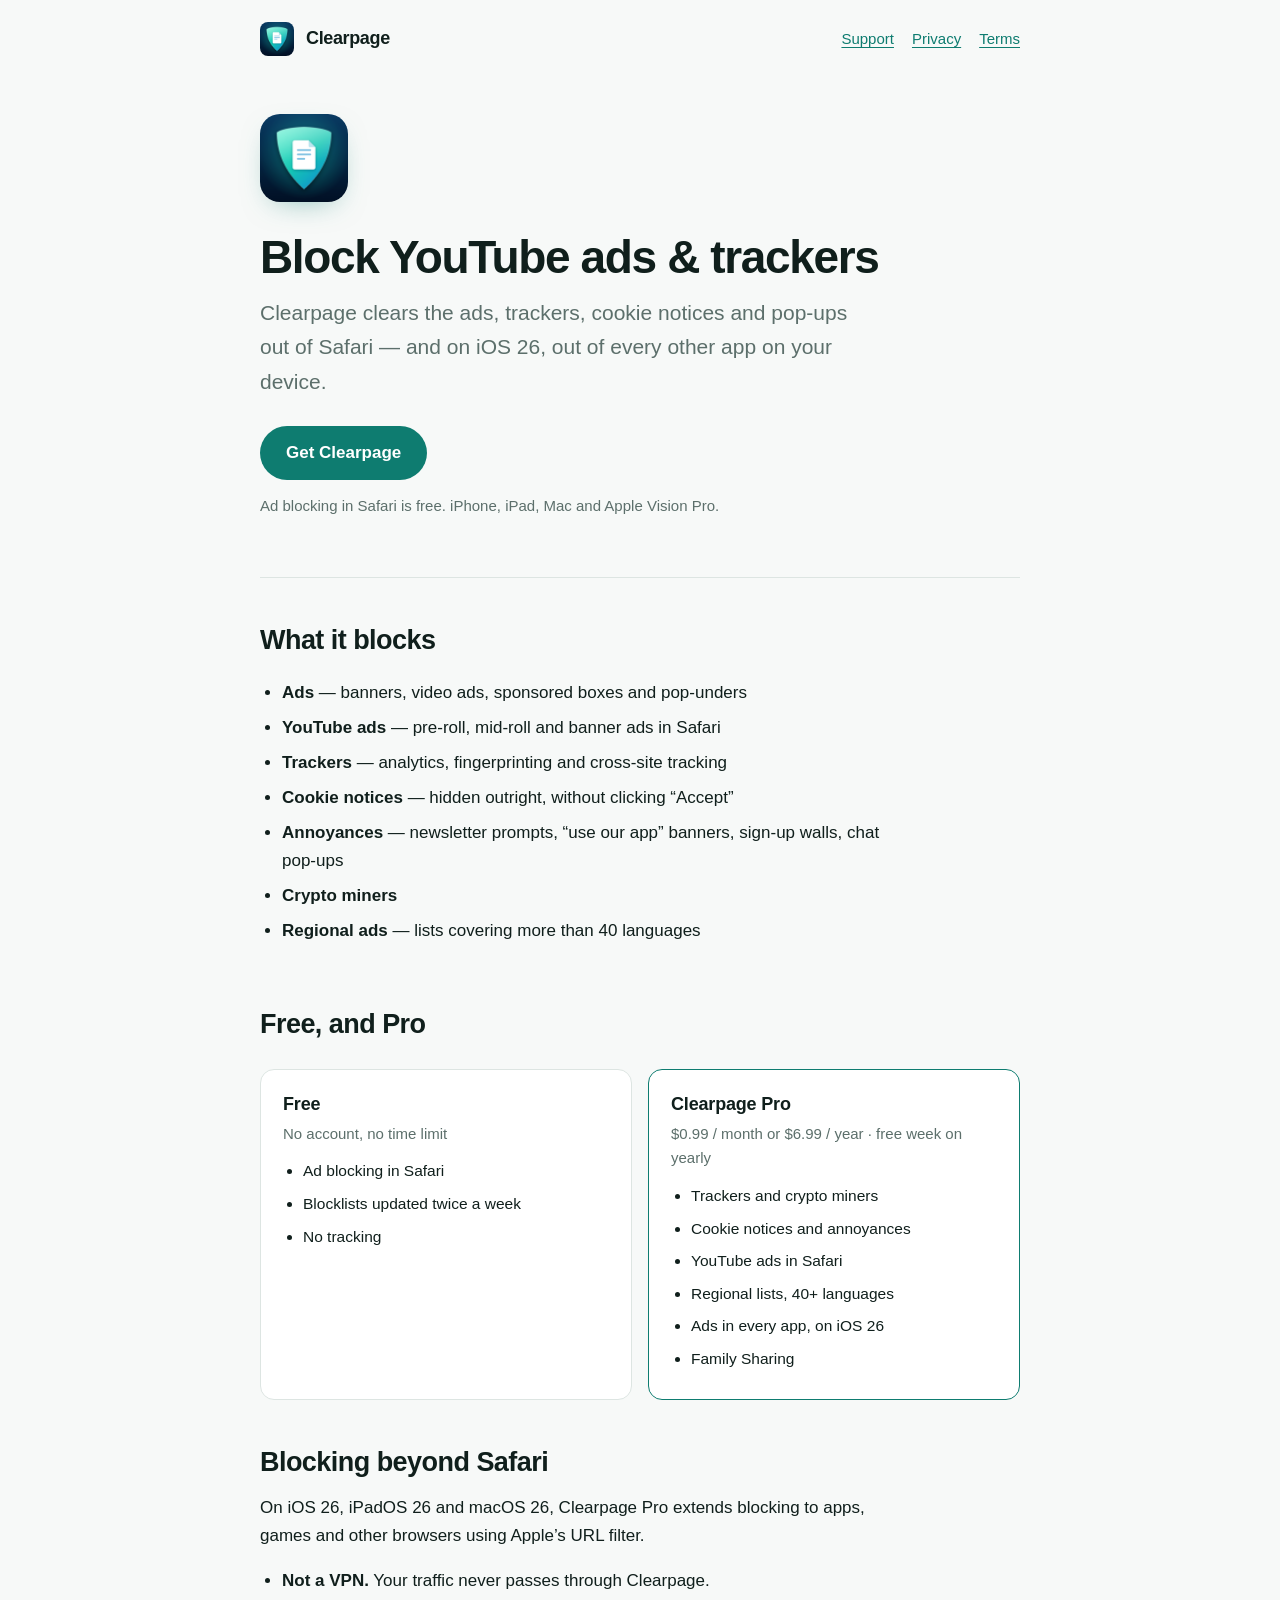
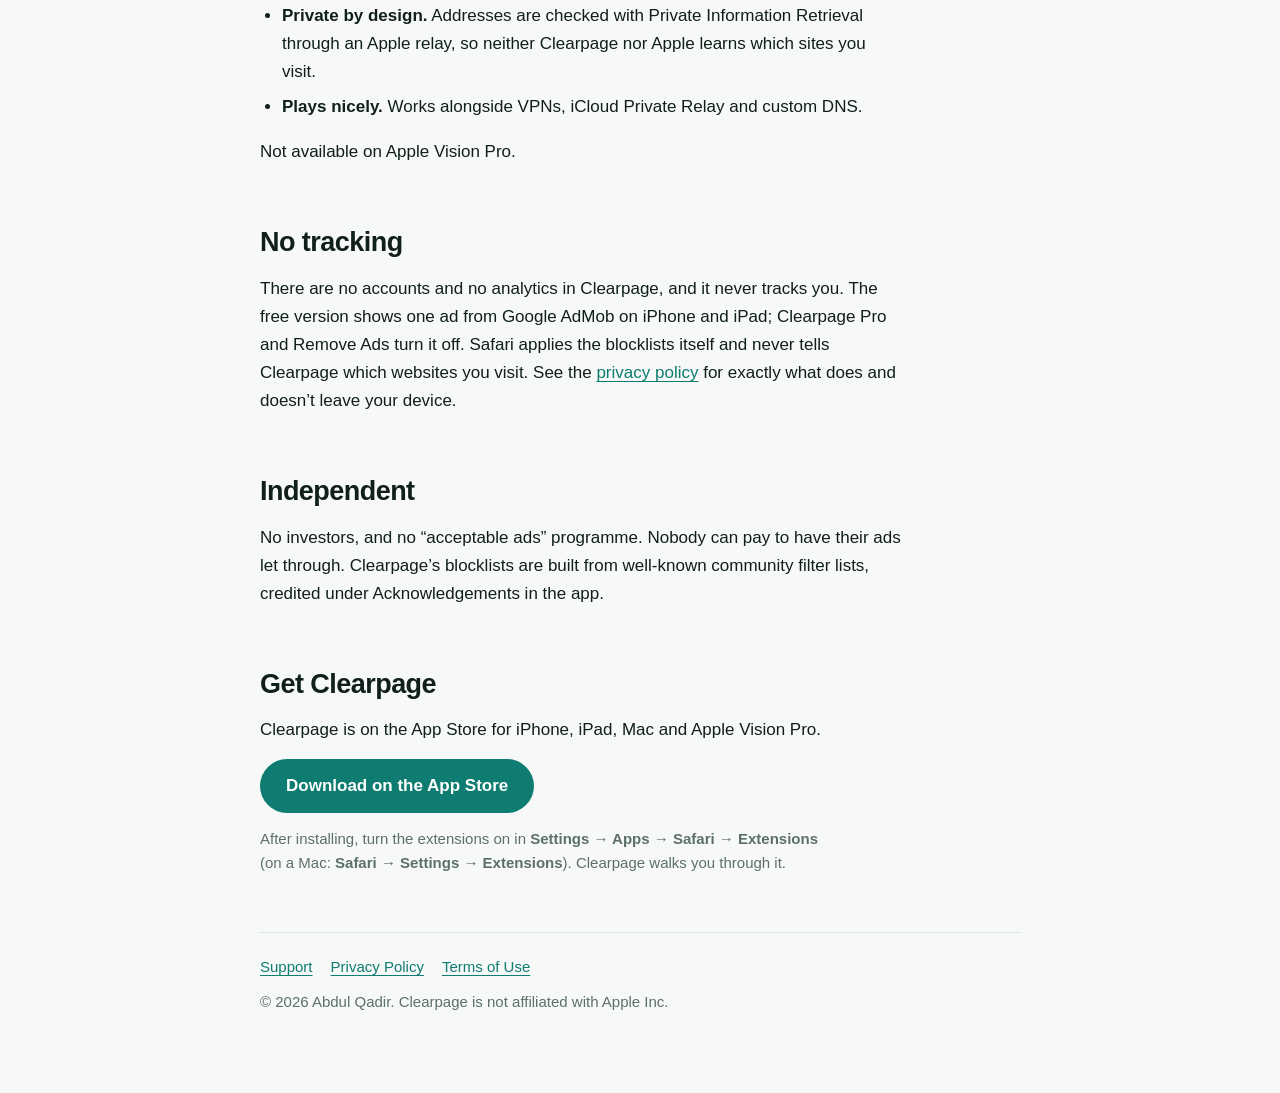
<file: index.html>
<!DOCTYPE html>
<html lang="en">
<head>
<meta charset="utf-8">
<meta name="viewport" content="width=device-width, initial-scale=1">
<title>Clearpage — Block YouTube Ads &amp; Trackers in Safari</title>
<meta name="description" content="Clearpage blocks ads in Safari, free. Clearpage Pro adds trackers, cookie notices, YouTube ads and blocking in every other app. No tracking, not a VPN.">
<link rel="icon" href="icon.png">
<link rel="apple-touch-icon" href="icon.png">
<meta property="og:title" content="Clearpage — Block YouTube Ads &amp; Trackers">
<meta property="og:description" content="Free ad blocking for Safari on iPhone, iPad, Mac and Apple Vision Pro. Clearpage Pro blocks trackers, cookie notices, YouTube ads and ads in every other app.">
<meta property="og:type" content="website">
<link rel="stylesheet" href="style.css">
</head>
<body>
<div class="wrap">

  <header class="top">
    <img src="icon.png" alt="">
    <a class="name" href="./">Clearpage</a>
    <nav>
      <a href="support.html">Support</a>
      <a href="privacy.html">Privacy</a>
      <a href="terms.html">Terms</a>
    </nav>
  </header>

  <div class="hero">
    <img class="icon" src="icon.png" alt="Clearpage app icon">
    <h1>Block YouTube ads &amp; trackers</h1>
    <p class="tagline">Clearpage clears the ads, trackers, cookie notices and pop-ups out of Safari — and on iOS&nbsp;26, out of every other app on your device.</p>
    <a class="cta" href="#download">Get Clearpage</a>
    <p class="cta-note">Ad blocking in Safari is free. iPhone, iPad, Mac and Apple Vision Pro.</p>
  </div>

  <section>
    <h2>What it blocks</h2>
    <ul>
      <li><strong>Ads</strong> — banners, video ads, sponsored boxes and pop-unders</li>
      <li><strong>YouTube ads</strong> — pre-roll, mid-roll and banner ads in Safari</li>
      <li><strong>Trackers</strong> — analytics, fingerprinting and cross-site tracking</li>
      <li><strong>Cookie notices</strong> — hidden outright, without clicking “Accept”</li>
      <li><strong>Annoyances</strong> — newsletter prompts, “use our app” banners, sign-up walls, chat pop-ups</li>
      <li><strong>Crypto miners</strong></li>
      <li><strong>Regional ads</strong> — lists covering more than 40 languages</li>
    </ul>
  </section>

  <section>
    <h2>Free, and Pro</h2>
    <div class="plans">
      <div class="plan">
        <h3>Free</h3>
        <p class="price">No account, no time limit</p>
        <ul>
          <li>Ad blocking in Safari</li>
          <li>Blocklists updated twice a week</li>
          <li>No tracking</li>
        </ul>
      </div>
      <div class="plan pro">
        <h3>Clearpage Pro</h3>
        <p class="price">$0.99 / month or $6.99 / year · free week on yearly</p>
        <ul>
          <li>Trackers and crypto miners</li>
          <li>Cookie notices and annoyances</li>
          <li>YouTube ads in Safari</li>
          <li>Regional lists, 40+ languages</li>
          <li>Ads in every app, on iOS 26</li>
          <li>Family Sharing</li>
        </ul>
      </div>
    </div>
  </section>

  <section>
    <h2>Blocking beyond Safari</h2>
    <p>On iOS 26, iPadOS 26 and macOS 26, Clearpage Pro extends blocking to apps, games and other browsers using Apple’s URL filter.</p>
    <ul>
      <li><strong>Not a VPN.</strong> Your traffic never passes through Clearpage.</li>
      <li><strong>Private by design.</strong> Addresses are checked with Private Information Retrieval through an Apple relay, so neither Clearpage nor Apple learns which sites you visit.</li>
      <li><strong>Plays nicely.</strong> Works alongside VPNs, iCloud Private Relay and custom DNS.</li>
    </ul>
    <p>Not available on Apple Vision Pro.</p>
  </section>

  <section>
    <h2>No tracking</h2>
    <p>There are no accounts and no analytics in Clearpage, and it never tracks you. The free version shows one ad from Google AdMob on iPhone and iPad; Clearpage Pro and Remove Ads turn it off. Safari applies the blocklists itself and never tells Clearpage which websites you visit. See the <a href="privacy.html">privacy policy</a> for exactly what does and doesn’t leave your device.</p>
  </section>

  <section>
    <h2>Independent</h2>
    <p>No investors, and no “acceptable ads” programme. Nobody can pay to have their ads let through. Clearpage’s blocklists are built from well-known community filter lists, credited under Acknowledgements in the app.</p>
  </section>

  <section id="download">
    <h2>Get Clearpage</h2>
    <p>Clearpage is on the App Store for iPhone, iPad, Mac and Apple Vision Pro.</p>
    <p><a class="cta" href="https://apps.apple.com/app/id6811292044">Download on the App Store</a></p>
    <p class="cta-note">After installing, turn the extensions on in <strong>Settings → Apps → Safari → Extensions</strong> (on a Mac: <strong>Safari → Settings → Extensions</strong>). Clearpage walks you through it.</p>
  </section>

  <footer>
    <nav>
      <a href="support.html">Support</a>
      <a href="privacy.html">Privacy Policy</a>
      <a href="terms.html">Terms of Use</a>
    </nav>
    <p>© 2026 Abdul Qadir. Clearpage is not affiliated with Apple Inc.</p>
  </footer>

</div>
</body>
</html>
</file>
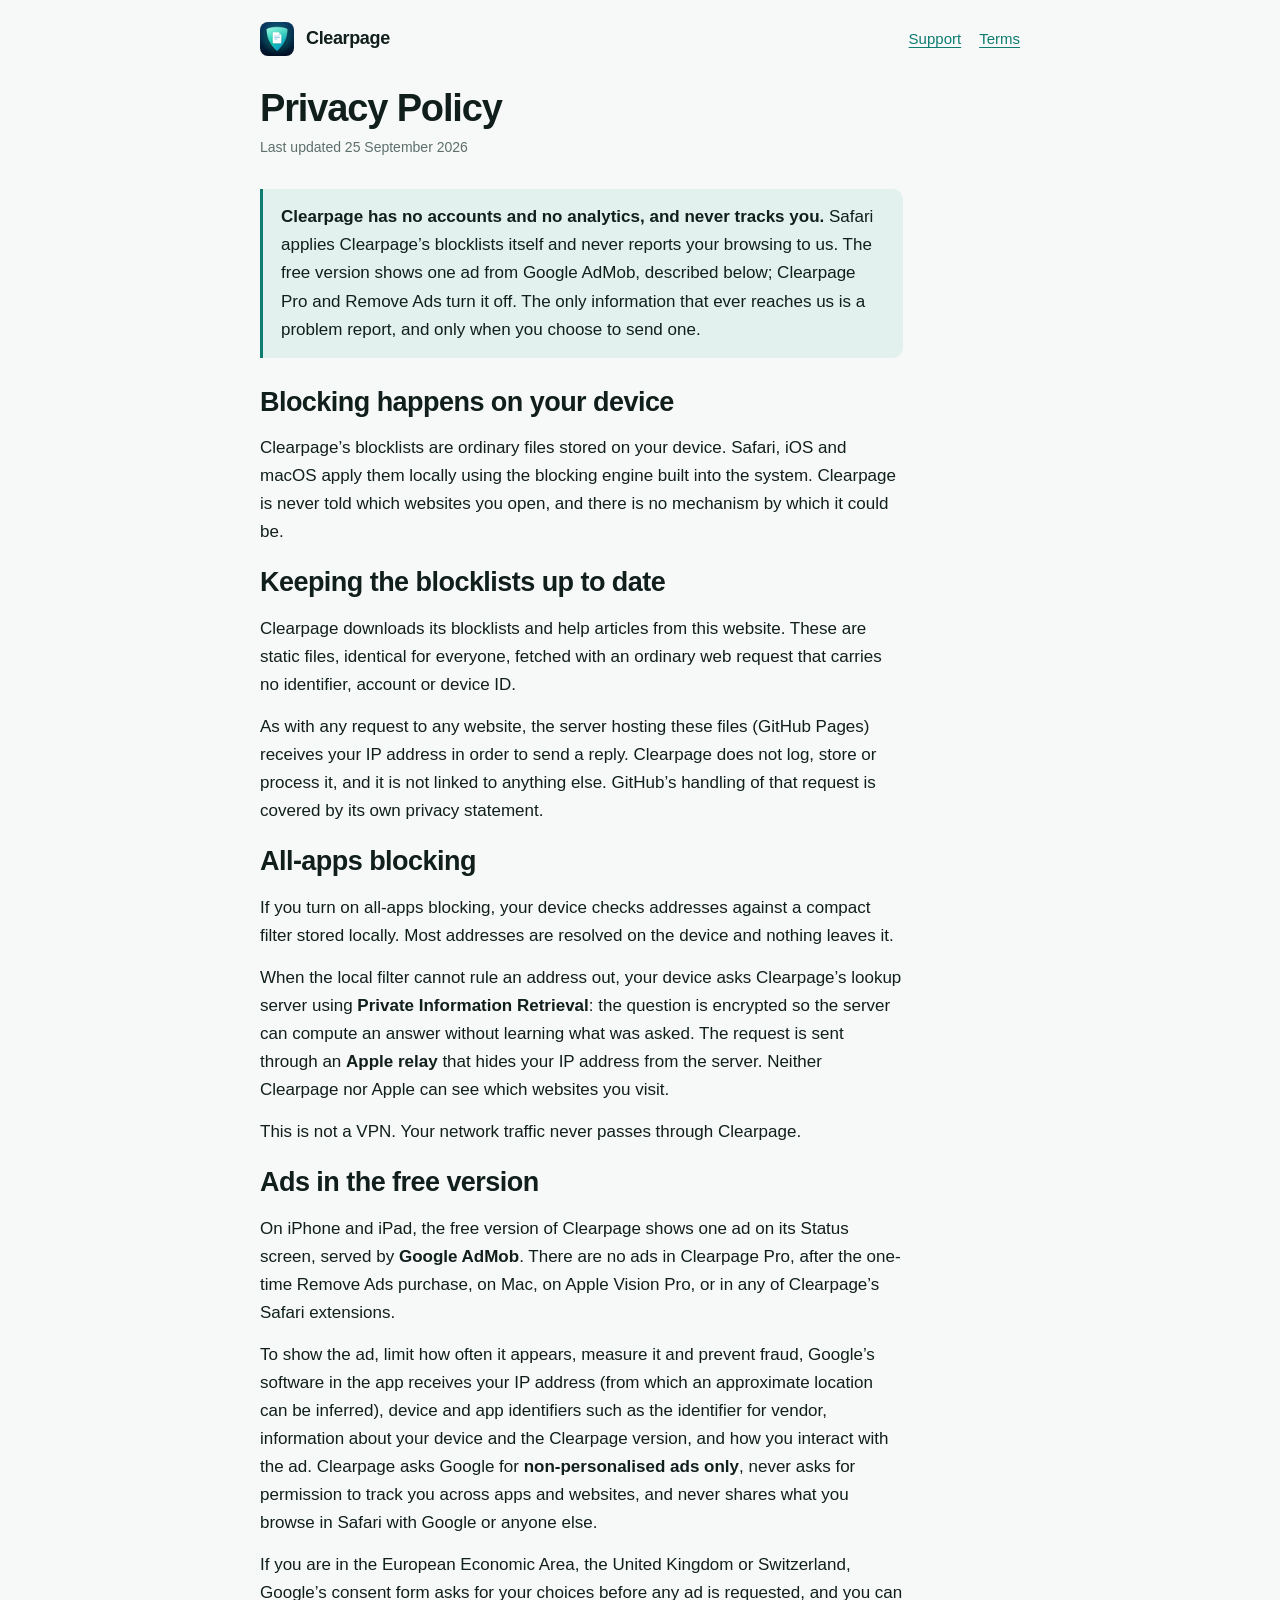
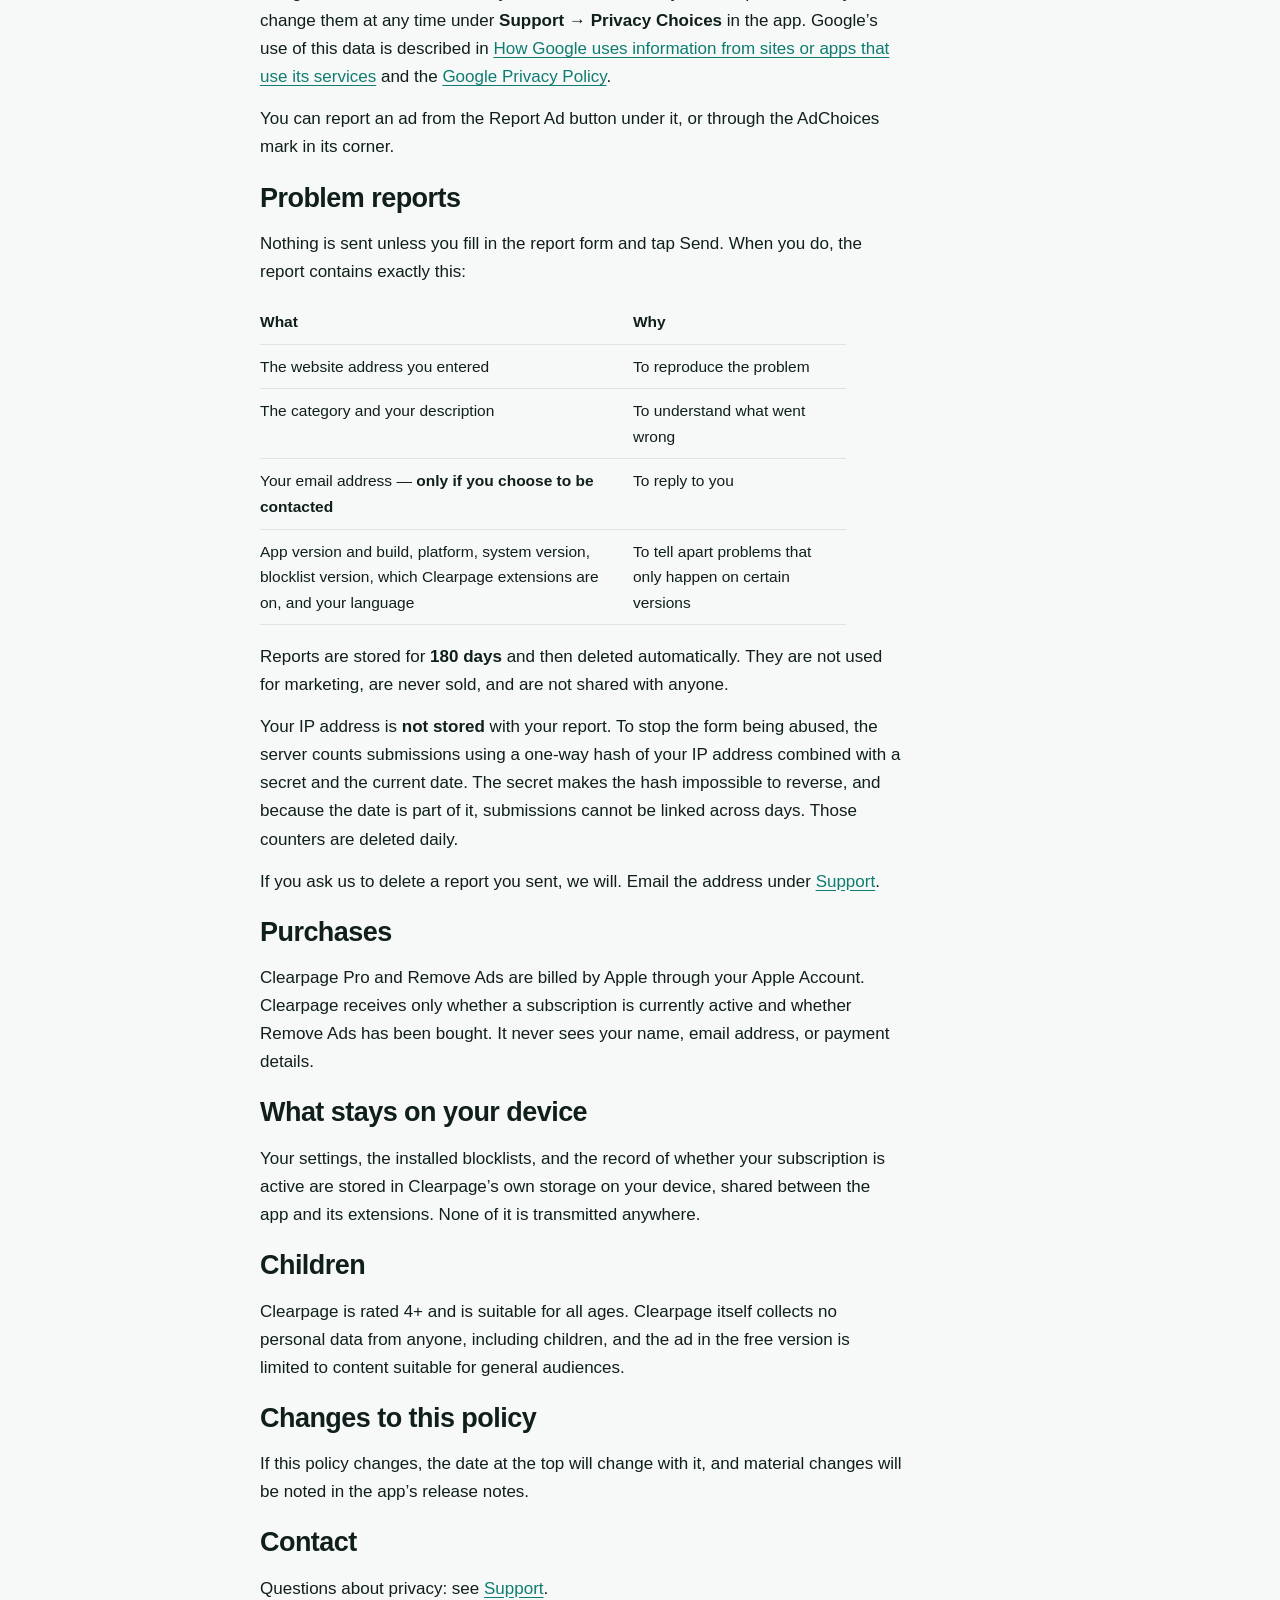
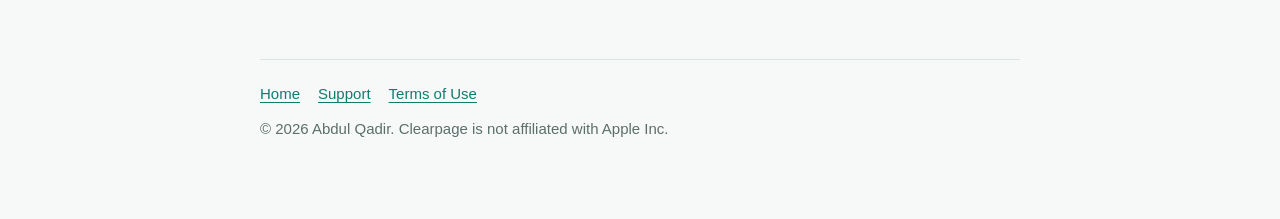
<file: privacy.html>
<!DOCTYPE html>
<html lang="en">
<head>
<meta charset="utf-8">
<meta name="viewport" content="width=device-width, initial-scale=1">
<title>Privacy Policy — Clearpage</title>
<meta name="description" content="Clearpage collects no personal data. What leaves your device, what doesn't, and why.">
<link rel="icon" href="icon.png">
<link rel="stylesheet" href="style.css">
</head>
<body>
<div class="wrap">

  <header class="top">
    <img src="icon.png" alt="">
    <a class="name" href="./">Clearpage</a>
    <nav>
      <a href="support.html">Support</a>
      <a href="terms.html">Terms</a>
    </nav>
  </header>

  <main class="legal">
    <h1>Privacy Policy</h1>
    <p class="updated">Last updated 25 September 2026</p>

    <div class="callout">
      <p><strong>Clearpage has no accounts and no analytics, and never tracks you.</strong> Safari applies Clearpage’s blocklists itself and never reports your browsing to us. The free version shows one ad from Google AdMob, described below; Clearpage Pro and Remove Ads turn it off. The only information that ever reaches us is a problem report, and only when you choose to send one.</p>
    </div>

    <h2>Blocking happens on your device</h2>
    <p>Clearpage’s blocklists are ordinary files stored on your device. Safari, iOS and macOS apply them locally using the blocking engine built into the system. Clearpage is never told which websites you open, and there is no mechanism by which it could be.</p>

    <h2>Keeping the blocklists up to date</h2>
    <p>Clearpage downloads its blocklists and help articles from this website. These are static files, identical for everyone, fetched with an ordinary web request that carries no identifier, account or device ID.</p>
    <p>As with any request to any website, the server hosting these files (GitHub Pages) receives your IP address in order to send a reply. Clearpage does not log, store or process it, and it is not linked to anything else. GitHub’s handling of that request is covered by its own privacy statement.</p>

    <h2>All-apps blocking</h2>
    <p>If you turn on all-apps blocking, your device checks addresses against a compact filter stored locally. Most addresses are resolved on the device and nothing leaves it.</p>
    <p>When the local filter cannot rule an address out, your device asks Clearpage’s lookup server using <strong>Private Information Retrieval</strong>: the question is encrypted so the server can compute an answer without learning what was asked. The request is sent through an <strong>Apple relay</strong> that hides your IP address from the server. Neither Clearpage nor Apple can see which websites you visit.</p>
    <p>This is not a VPN. Your network traffic never passes through Clearpage.</p>

    <h2>Ads in the free version</h2>
    <p>On iPhone and iPad, the free version of Clearpage shows one ad on its Status screen, served by <strong>Google AdMob</strong>. There are no ads in Clearpage Pro, after the one-time Remove Ads purchase, on Mac, on Apple Vision Pro, or in any of Clearpage’s Safari extensions.</p>
    <p>To show the ad, limit how often it appears, measure it and prevent fraud, Google’s software in the app receives your IP address (from which an approximate location can be inferred), device and app identifiers such as the identifier for vendor, information about your device and the Clearpage version, and how you interact with the ad. Clearpage asks Google for <strong>non-personalised ads only</strong>, never asks for permission to track you across apps and websites, and never shares what you browse in Safari with Google or anyone else.</p>
    <p>If you are in the European Economic Area, the United Kingdom or Switzerland, Google’s consent form asks for your choices before any ad is requested, and you can change them at any time under <strong>Support → Privacy Choices</strong> in the app. Google’s use of this data is described in <a href="https://policies.google.com/technologies/partner-sites">How Google uses information from sites or apps that use its services</a> and the <a href="https://policies.google.com/privacy">Google Privacy Policy</a>.</p>
    <p>You can report an ad from the Report Ad button under it, or through the AdChoices mark in its corner.</p>

    <h2>Problem reports</h2>
    <p>Nothing is sent unless you fill in the report form and tap Send. When you do, the report contains exactly this:</p>
    <div class="scroller">
      <table>
        <tr><th>What</th><th>Why</th></tr>
        <tr><td>The website address you entered</td><td>To reproduce the problem</td></tr>
        <tr><td>The category and your description</td><td>To understand what went wrong</td></tr>
        <tr><td>Your email address — <strong>only if you choose to be contacted</strong></td><td>To reply to you</td></tr>
        <tr><td>App version and build, platform, system version, blocklist version, which Clearpage extensions are on, and your language</td><td>To tell apart problems that only happen on certain versions</td></tr>
      </table>
    </div>
    <p>Reports are stored for <strong>180 days</strong> and then deleted automatically. They are not used for marketing, are never sold, and are not shared with anyone.</p>
    <p>Your IP address is <strong>not stored</strong> with your report. To stop the form being abused, the server counts submissions using a one-way hash of your IP address combined with a secret and the current date. The secret makes the hash impossible to reverse, and because the date is part of it, submissions cannot be linked across days. Those counters are deleted daily.</p>
    <p>If you ask us to delete a report you sent, we will. Email the address under <a href="support.html">Support</a>.</p>

    <h2>Purchases</h2>
    <p>Clearpage Pro and Remove Ads are billed by Apple through your Apple Account. Clearpage receives only whether a subscription is currently active and whether Remove Ads has been bought. It never sees your name, email address, or payment details.</p>

    <h2>What stays on your device</h2>
    <p>Your settings, the installed blocklists, and the record of whether your subscription is active are stored in Clearpage’s own storage on your device, shared between the app and its extensions. None of it is transmitted anywhere.</p>

    <h2>Children</h2>
    <p>Clearpage is rated 4+ and is suitable for all ages. Clearpage itself collects no personal data from anyone, including children, and the ad in the free version is limited to content suitable for general audiences.</p>

    <h2>Changes to this policy</h2>
    <p>If this policy changes, the date at the top will change with it, and material changes will be noted in the app’s release notes.</p>

    <h2>Contact</h2>
    <p>Questions about privacy: see <a href="support.html">Support</a>.</p>
  </main>

  <footer>
    <nav>
      <a href="./">Home</a>
      <a href="support.html">Support</a>
      <a href="terms.html">Terms of Use</a>
    </nav>
    <p>© 2026 Abdul Qadir. Clearpage is not affiliated with Apple Inc.</p>
  </footer>

</div>
</body>
</html>
</file>
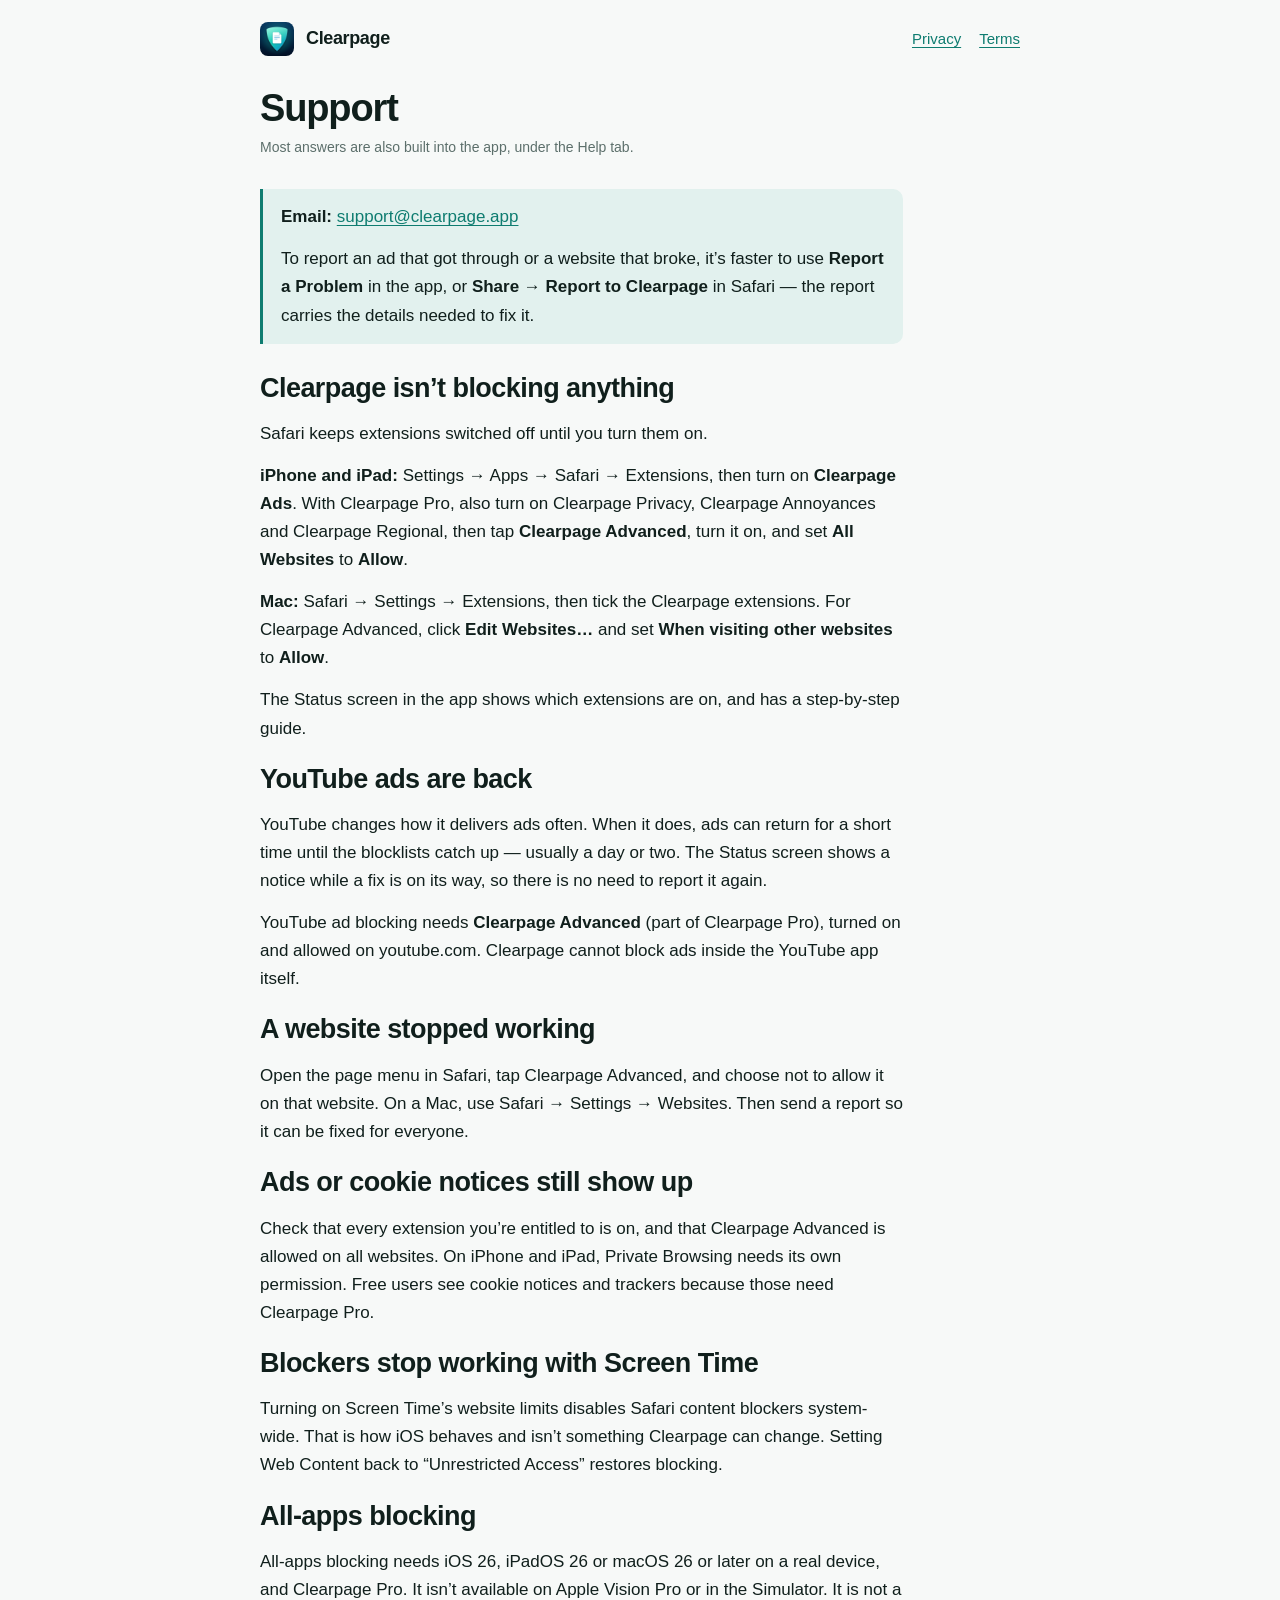
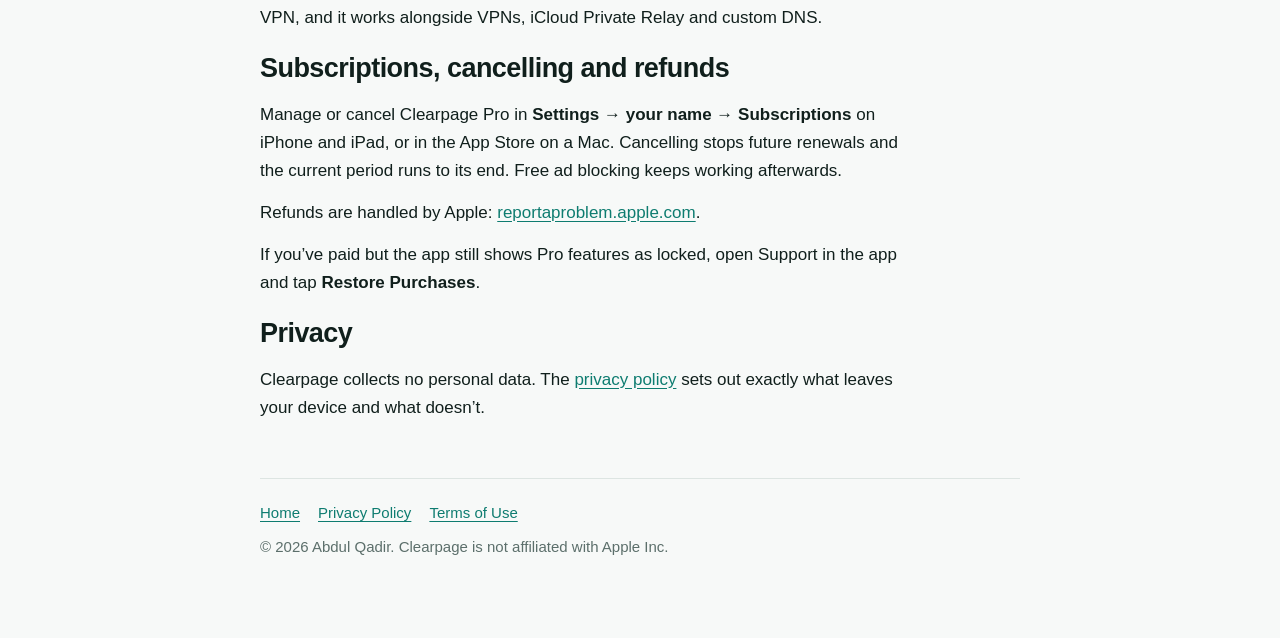
<file: support.html>
<!DOCTYPE html>
<html lang="en">
<head>
<meta charset="utf-8">
<meta name="viewport" content="width=device-width, initial-scale=1">
<title>Support — Clearpage</title>
<meta name="description" content="Help with Clearpage: turning the extensions on, YouTube ads, broken websites, subscriptions and refunds.">
<link rel="icon" href="icon.png">
<link rel="stylesheet" href="style.css">
</head>
<body>
<div class="wrap">

  <header class="top">
    <img src="icon.png" alt="">
    <a class="name" href="./">Clearpage</a>
    <nav>
      <a href="privacy.html">Privacy</a>
      <a href="terms.html">Terms</a>
    </nav>
  </header>

  <main class="legal">
    <h1>Support</h1>
    <p class="updated">Most answers are also built into the app, under the Help tab.</p>

    <!-- TODO: replace with a real mailbox you control before publishing. -->
    <div class="callout">
      <p><strong>Email:</strong> <a href="mailto:support@clearpage.app">support@clearpage.app</a></p>
      <p>To report an ad that got through or a website that broke, it’s faster to use <strong>Report a Problem</strong> in the app, or <strong>Share → Report to Clearpage</strong> in Safari — the report carries the details needed to fix it.</p>
    </div>

    <h2>Clearpage isn’t blocking anything</h2>
    <p>Safari keeps extensions switched off until you turn them on.</p>
    <p><strong>iPhone and iPad:</strong> Settings → Apps → Safari → Extensions, then turn on <strong>Clearpage Ads</strong>. With Clearpage Pro, also turn on Clearpage Privacy, Clearpage Annoyances and Clearpage Regional, then tap <strong>Clearpage Advanced</strong>, turn it on, and set <strong>All Websites</strong> to <strong>Allow</strong>.</p>
    <p><strong>Mac:</strong> Safari → Settings → Extensions, then tick the Clearpage extensions. For Clearpage Advanced, click <strong>Edit Websites…</strong> and set <strong>When visiting other websites</strong> to <strong>Allow</strong>.</p>
    <p>The Status screen in the app shows which extensions are on, and has a step-by-step guide.</p>

    <h2>YouTube ads are back</h2>
    <p>YouTube changes how it delivers ads often. When it does, ads can return for a short time until the blocklists catch up — usually a day or two. The Status screen shows a notice while a fix is on its way, so there is no need to report it again.</p>
    <p>YouTube ad blocking needs <strong>Clearpage Advanced</strong> (part of Clearpage Pro), turned on and allowed on youtube.com. Clearpage cannot block ads inside the YouTube app itself.</p>

    <h2>A website stopped working</h2>
    <p>Open the page menu in Safari, tap Clearpage Advanced, and choose not to allow it on that website. On a Mac, use Safari → Settings → Websites. Then send a report so it can be fixed for everyone.</p>

    <h2>Ads or cookie notices still show up</h2>
    <p>Check that every extension you’re entitled to is on, and that Clearpage Advanced is allowed on all websites. On iPhone and iPad, Private Browsing needs its own permission. Free users see cookie notices and trackers because those need Clearpage Pro.</p>

    <h2>Blockers stop working with Screen Time</h2>
    <p>Turning on Screen Time’s website limits disables Safari content blockers system-wide. That is how iOS behaves and isn’t something Clearpage can change. Setting Web Content back to “Unrestricted Access” restores blocking.</p>

    <h2>All-apps blocking</h2>
    <p>All-apps blocking needs iOS 26, iPadOS 26 or macOS 26 or later on a real device, and Clearpage Pro. It isn’t available on Apple Vision Pro or in the Simulator. It is not a VPN, and it works alongside VPNs, iCloud Private Relay and custom DNS.</p>

    <h2>Subscriptions, cancelling and refunds</h2>
    <p>Manage or cancel Clearpage Pro in <strong>Settings → your name → Subscriptions</strong> on iPhone and iPad, or in the App Store on a Mac. Cancelling stops future renewals and the current period runs to its end. Free ad blocking keeps working afterwards.</p>
    <p>Refunds are handled by Apple: <a href="https://reportaproblem.apple.com">reportaproblem.apple.com</a>.</p>
    <p>If you’ve paid but the app still shows Pro features as locked, open Support in the app and tap <strong>Restore Purchases</strong>.</p>

    <h2>Privacy</h2>
    <p>Clearpage collects no personal data. The <a href="privacy.html">privacy policy</a> sets out exactly what leaves your device and what doesn’t.</p>
  </main>

  <footer>
    <nav>
      <a href="./">Home</a>
      <a href="privacy.html">Privacy Policy</a>
      <a href="terms.html">Terms of Use</a>
    </nav>
    <p>© 2026 Abdul Qadir. Clearpage is not affiliated with Apple Inc.</p>
  </footer>

</div>
</body>
</html>
</file>
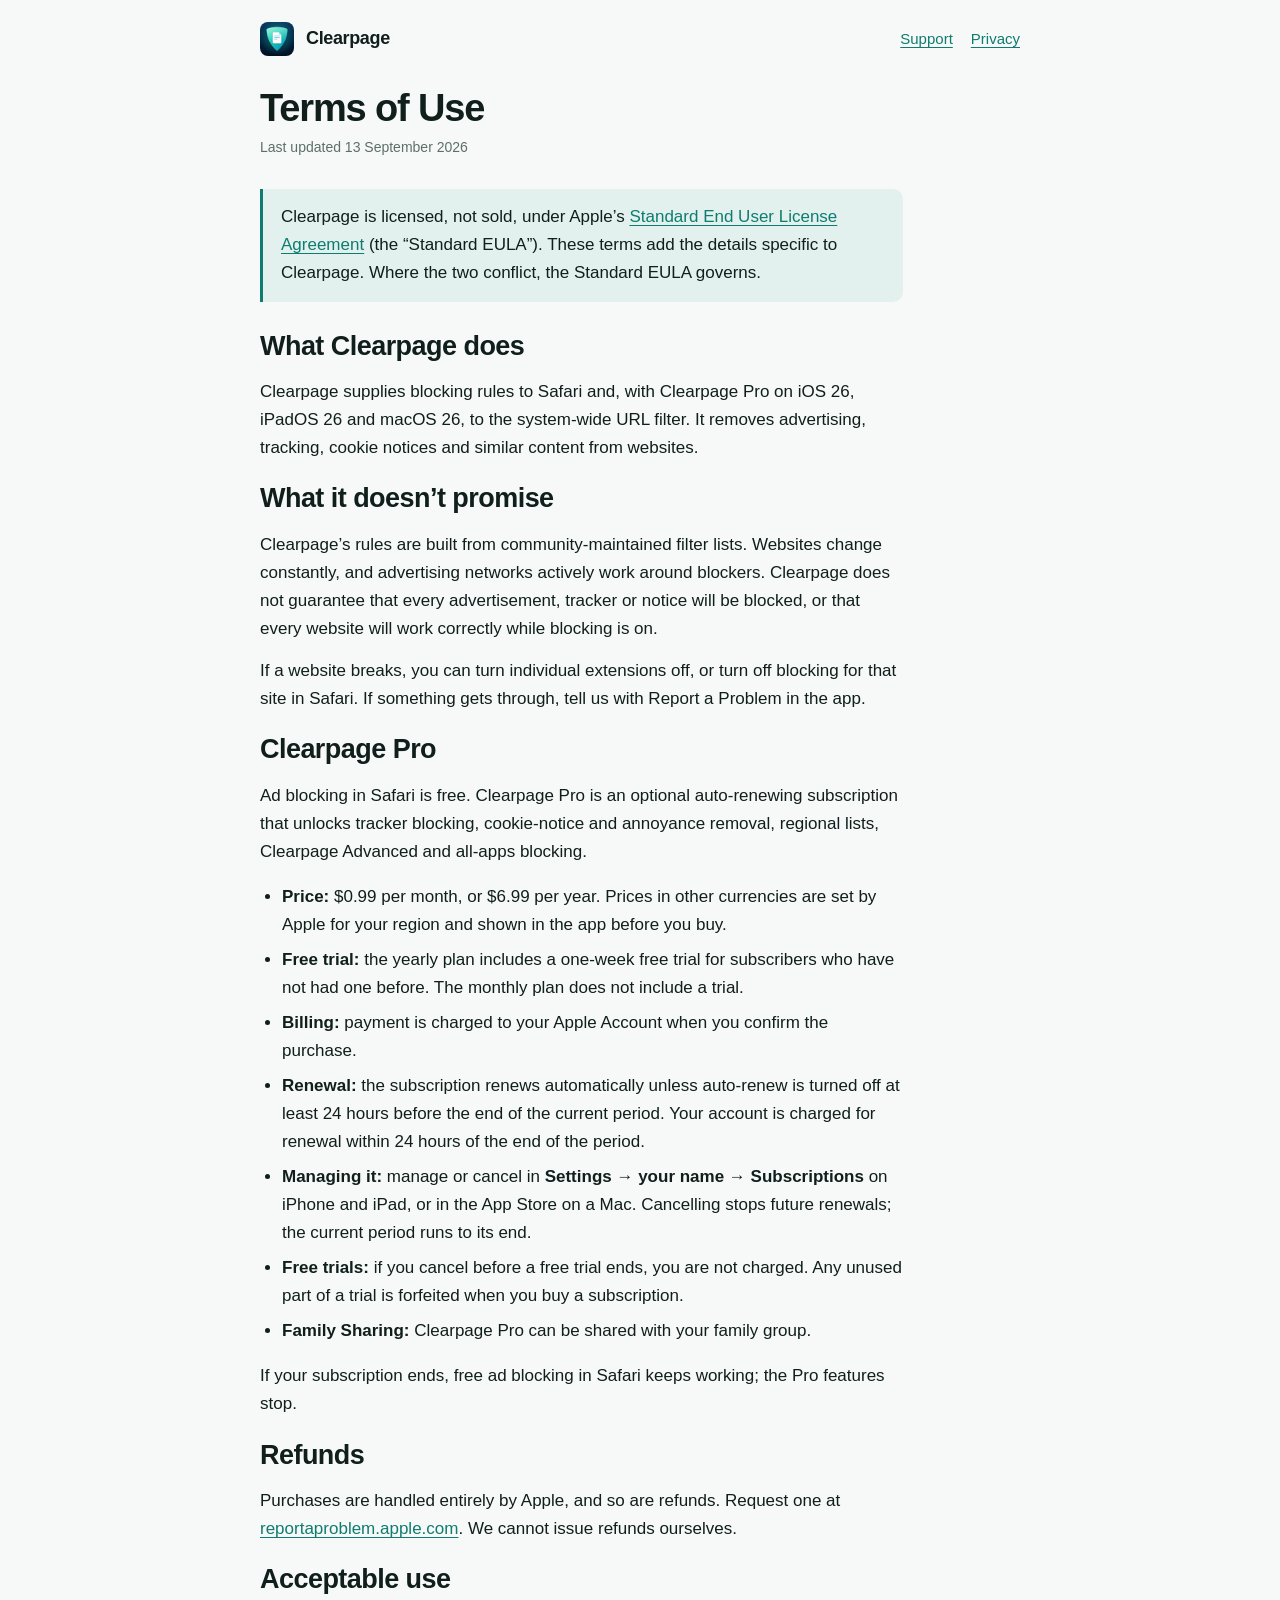
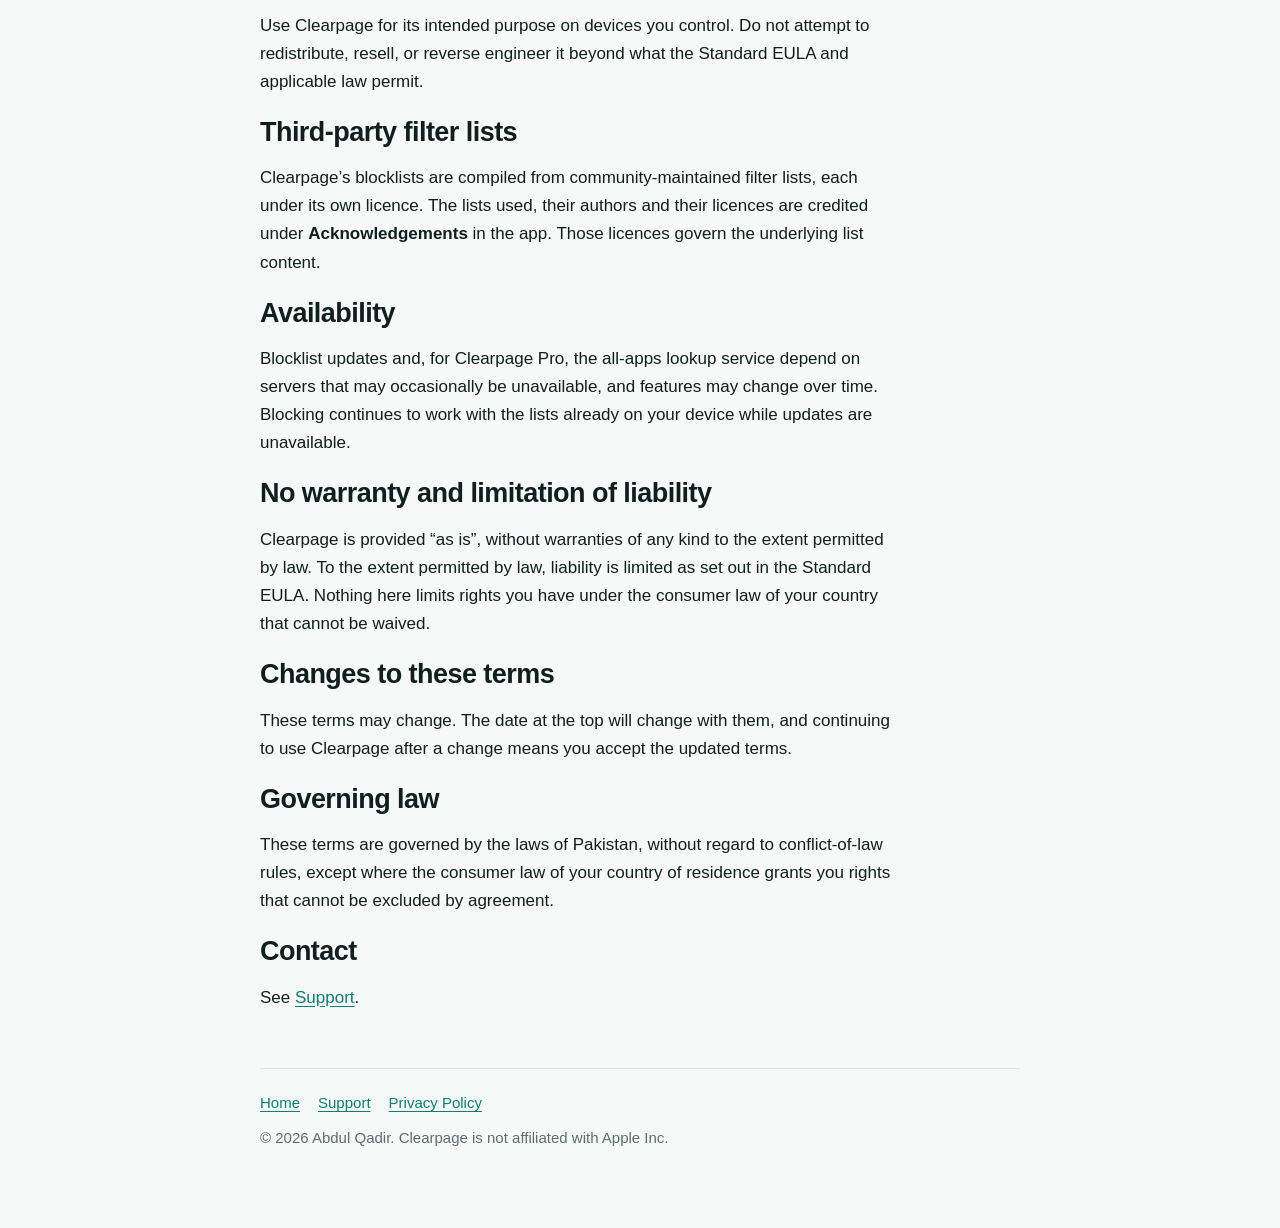
<file: terms.html>
<!DOCTYPE html>
<html lang="en">
<head>
<meta charset="utf-8">
<meta name="viewport" content="width=device-width, initial-scale=1">
<title>Terms of Use — Clearpage</title>
<meta name="description" content="Terms of Use for Clearpage, including Clearpage Pro subscription terms.">
<link rel="icon" href="icon.png">
<link rel="stylesheet" href="style.css">
</head>
<body>
<div class="wrap">

  <header class="top">
    <img src="icon.png" alt="">
    <a class="name" href="./">Clearpage</a>
    <nav>
      <a href="support.html">Support</a>
      <a href="privacy.html">Privacy</a>
    </nav>
  </header>

  <main class="legal">
    <h1>Terms of Use</h1>
    <p class="updated">Last updated 13 September 2026</p>

    <div class="callout">
      <p>Clearpage is licensed, not sold, under Apple’s <a href="https://www.apple.com/legal/internet-services/itunes/dev/stdeula/">Standard End User License Agreement</a> (the “Standard EULA”). These terms add the details specific to Clearpage. Where the two conflict, the Standard EULA governs.</p>
    </div>

    <h2>What Clearpage does</h2>
    <p>Clearpage supplies blocking rules to Safari and, with Clearpage Pro on iOS 26, iPadOS 26 and macOS 26, to the system-wide URL filter. It removes advertising, tracking, cookie notices and similar content from websites.</p>

    <h2>What it doesn’t promise</h2>
    <p>Clearpage’s rules are built from community-maintained filter lists. Websites change constantly, and advertising networks actively work around blockers. Clearpage does not guarantee that every advertisement, tracker or notice will be blocked, or that every website will work correctly while blocking is on.</p>
    <p>If a website breaks, you can turn individual extensions off, or turn off blocking for that site in Safari. If something gets through, tell us with Report a Problem in the app.</p>

    <h2>Clearpage Pro</h2>
    <p>Ad blocking in Safari is free. Clearpage Pro is an optional auto-renewing subscription that unlocks tracker blocking, cookie-notice and annoyance removal, regional lists, Clearpage Advanced and all-apps blocking.</p>
    <ul>
      <li><strong>Price:</strong> $0.99 per month, or $6.99 per year. Prices in other currencies are set by Apple for your region and shown in the app before you buy.</li>
      <li><strong>Free trial:</strong> the yearly plan includes a one-week free trial for subscribers who have not had one before. The monthly plan does not include a trial.</li>
      <li><strong>Billing:</strong> payment is charged to your Apple Account when you confirm the purchase.</li>
      <li><strong>Renewal:</strong> the subscription renews automatically unless auto-renew is turned off at least 24 hours before the end of the current period. Your account is charged for renewal within 24 hours of the end of the period.</li>
      <li><strong>Managing it:</strong> manage or cancel in <strong>Settings → your name → Subscriptions</strong> on iPhone and iPad, or in the App Store on a Mac. Cancelling stops future renewals; the current period runs to its end.</li>
      <li><strong>Free trials:</strong> if you cancel before a free trial ends, you are not charged. Any unused part of a trial is forfeited when you buy a subscription.</li>
      <li><strong>Family Sharing:</strong> Clearpage Pro can be shared with your family group.</li>
    </ul>
    <p>If your subscription ends, free ad blocking in Safari keeps working; the Pro features stop.</p>

    <h2>Refunds</h2>
    <p>Purchases are handled entirely by Apple, and so are refunds. Request one at <a href="https://reportaproblem.apple.com">reportaproblem.apple.com</a>. We cannot issue refunds ourselves.</p>

    <h2>Acceptable use</h2>
    <p>Use Clearpage for its intended purpose on devices you control. Do not attempt to redistribute, resell, or reverse engineer it beyond what the Standard EULA and applicable law permit.</p>

    <h2>Third-party filter lists</h2>
    <p>Clearpage’s blocklists are compiled from community-maintained filter lists, each under its own licence. The lists used, their authors and their licences are credited under <strong>Acknowledgements</strong> in the app. Those licences govern the underlying list content.</p>

    <h2>Availability</h2>
    <p>Blocklist updates and, for Clearpage Pro, the all-apps lookup service depend on servers that may occasionally be unavailable, and features may change over time. Blocking continues to work with the lists already on your device while updates are unavailable.</p>

    <h2>No warranty and limitation of liability</h2>
    <p>Clearpage is provided “as is”, without warranties of any kind to the extent permitted by law. To the extent permitted by law, liability is limited as set out in the Standard EULA. Nothing here limits rights you have under the consumer law of your country that cannot be waived.</p>

    <h2>Changes to these terms</h2>
    <p>These terms may change. The date at the top will change with them, and continuing to use Clearpage after a change means you accept the updated terms.</p>

    <h2>Governing law</h2>
    <p>These terms are governed by the laws of Pakistan, without regard to conflict-of-law rules, except where the consumer law of your country of residence grants you rights that cannot be excluded by agreement.</p>

    <h2>Contact</h2>
    <p>See <a href="support.html">Support</a>.</p>
  </main>

  <footer>
    <nav>
      <a href="./">Home</a>
      <a href="support.html">Support</a>
      <a href="privacy.html">Privacy Policy</a>
    </nav>
    <p>© 2026 Abdul Qadir. Clearpage is not affiliated with Apple Inc.</p>
  </footer>

</div>
</body>
</html>
</file>
<file: style.css>
/* Clearpage website. Shared by the landing page, privacy policy, terms and support pages.
   Colours match the app's AccentColor asset: #0E7C70 light, #2BC4B1 dark. */

:root {
  color-scheme: light dark;

  --ground: #f7f9f8;
  --surface: #ffffff;
  --ink: #101f1c;
  --muted: #5c6f6b;
  --line: #dde5e2;
  --accent: #0e7c70;
  --accent-soft: #e2f1ee;
  --radius: 14px;
  --measure: 68ch;
}

@media (prefers-color-scheme: dark) {
  :root {
    --ground: #0b1312;
    --surface: #131e1c;
    --ink: #e7efed;
    --muted: #93a8a3;
    --line: #24322f;
    --accent: #2bc4b1;
    --accent-soft: #112a26;
  }
}

* { box-sizing: border-box; }

html { -webkit-text-size-adjust: 100%; }

body {
  margin: 0;
  padding-inline: 20px;
  padding-block: 0 64px;
  background: var(--ground);
  color: var(--ink);
  font: 17px/1.65 -apple-system, BlinkMacSystemFont, "Segoe UI", Roboto, Helvetica, Arial, sans-serif;
  -webkit-font-smoothing: antialiased;
}

.wrap { max-width: 760px; margin: 0 auto; }
.narrow { max-width: var(--measure); }

a { color: var(--accent); text-underline-offset: 3px; }
a:hover { text-decoration-thickness: 2px; }
:focus-visible { outline: 2px solid var(--accent); outline-offset: 3px; border-radius: 4px; }

/* ---------- masthead ---------- */
.top {
  display: flex;
  align-items: center;
  gap: 12px;
  padding-block: 22px;
  flex-wrap: wrap;
}
.top img { width: 34px; height: 34px; border-radius: 8px; }
.top .name {
  font-weight: 700;
  font-size: 18px;
  letter-spacing: -0.02em;
  color: var(--ink);
  text-decoration: none;
  margin-right: auto;
}
.top nav { display: flex; gap: 18px; font-size: 15px; }

/* ---------- hero ---------- */
.hero { padding-block: 36px 44px; border-bottom: 1px solid var(--line); }
.hero img.icon {
  width: 88px;
  height: 88px;
  border-radius: 20px;
  margin-bottom: 22px;
  box-shadow: 0 10px 30px -14px rgba(14, 124, 112, 0.55);
}
h1 {
  font-size: clamp(32px, 6vw, 46px);
  line-height: 1.06;
  letter-spacing: -0.03em;
  margin: 0 0 14px;
  text-wrap: balance;
}
.tagline {
  font-size: clamp(18px, 2.6vw, 21px);
  color: var(--muted);
  margin: 0 0 26px;
  max-width: 52ch;
}
.cta {
  display: inline-block;
  background: var(--accent);
  color: #fff;
  font-weight: 600;
  padding: 13px 26px;
  border-radius: 999px;
  text-decoration: none;
}
@media (prefers-color-scheme: dark) { .cta { color: #06211d; } }
.cta-note { font-size: 15px; color: var(--muted); margin-top: 14px; }

/* ---------- sections ---------- */
section { padding-block: 40px 0; }
h2 {
  font-size: clamp(22px, 3.4vw, 27px);
  letter-spacing: -0.02em;
  margin: 0 0 10px;
  text-wrap: balance;
}
h3 { font-size: 19px; letter-spacing: -0.01em; margin: 28px 0 6px; }
p { margin: 0 0 14px; max-width: var(--measure); }
ul, ol { max-width: var(--measure); padding-left: 22px; }
li { margin-bottom: 7px; }

/* ---------- plan cards ---------- */
.plans { display: grid; gap: 16px; margin-top: 22px; }
@media (min-width: 620px) { .plans { grid-template-columns: 1fr 1fr; } }
.plan {
  background: var(--surface);
  border: 1px solid var(--line);
  border-radius: var(--radius);
  padding: 20px 22px;
}
.plan.pro { border-color: var(--accent); }
.plan h3 { margin: 0 0 2px; font-size: 18px; }
.plan .price { font-size: 15px; color: var(--muted); margin: 0 0 12px; }
.plan ul { margin: 0; padding-left: 20px; font-size: 15.5px; }

/* ---------- legal pages ---------- */
.legal { padding-block: 10px 0; }
.legal h1 { font-size: clamp(28px, 5vw, 38px); margin-bottom: 8px; }
.updated {
  font-size: 14px;
  color: var(--muted);
  margin: 0 0 30px;
}
.callout {
  background: var(--accent-soft);
  border-left: 3px solid var(--accent);
  border-radius: 0 10px 10px 0;
  padding: 14px 18px;
  margin: 0 0 22px;
  max-width: var(--measure);
}
.callout p:last-child { margin-bottom: 0; }

table {
  border-collapse: collapse;
  width: 100%;
  max-width: var(--measure);
  font-size: 15.5px;
  margin-bottom: 18px;
}
th, td {
  text-align: left;
  padding: 9px 14px 9px 0;
  border-bottom: 1px solid var(--line);
  vertical-align: top;
}
th { font-weight: 600; }
.scroller { overflow-x: auto; }

/* ---------- footer ---------- */
footer {
  margin-top: 56px;
  padding-top: 22px;
  border-top: 1px solid var(--line);
  font-size: 15px;
  color: var(--muted);
}
footer nav { display: flex; flex-wrap: wrap; gap: 18px; margin-bottom: 10px; }
</file>
